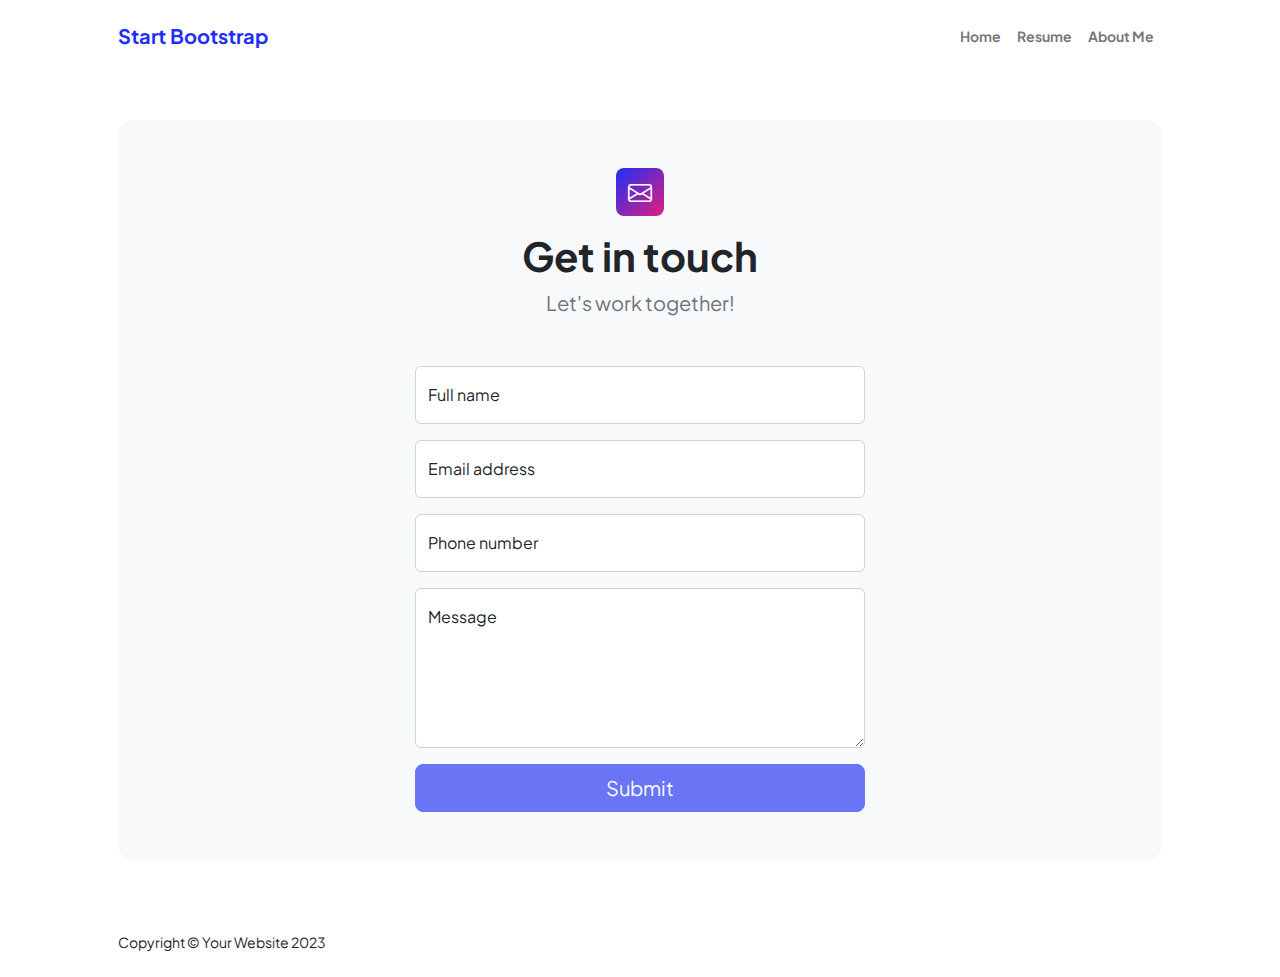
<file: contact.html>
<!DOCTYPE html>
<html lang="en">
    <head>
        <meta charset="utf-8" />
        <meta name="viewport" content="width=device-width, initial-scale=1, shrink-to-fit=no" />
        <meta name="description" content />
        <meta name="author" content />
        <title>Modern Business - Start Bootstrap Template</title>
        <!-- Favicon-->
        <link rel="icon" type="image/x-icon" href="assets/favicon.ico" />
        <!-- Custom Google font-->
        <link rel="preconnect" href="https://fonts.googleapis.com" />
        <link rel="preconnect" href="https://fonts.gstatic.com" crossorigin />
        <link href="https://fonts.googleapis.com/css2?family=Plus+Jakarta+Sans:wght@100;200;300;400;500;600;700;800;900&amp;display=swap" rel="stylesheet" />
        <!-- Bootstrap icons-->
        <link href="https://cdn.jsdelivr.net/npm/bootstrap-icons@1.8.1/font/bootstrap-icons.css" rel="stylesheet" />
        <!-- Core theme CSS (includes Bootstrap)-->
        <link href="css/styles.css" rel="stylesheet" />
    </head>
    <body class="d-flex flex-column">
        <main class="flex-shrink-0">
            <!-- Navigation-->
            <nav class="navbar navbar-expand-lg navbar-light bg-white py-3">
                <div class="container px-5">
                    <a class="navbar-brand" href="index.html"><span class="fw-bolder text-primary">Start Bootstrap</span></a>
                    <button class="navbar-toggler" type="button" data-bs-toggle="collapse" data-bs-target="#navbarSupportedContent" aria-controls="navbarSupportedContent" aria-expanded="false" aria-label="Toggle navigation"><span class="navbar-toggler-icon"></span></button>
                    <div class="collapse navbar-collapse" id="navbarSupportedContent">
                        <ul class="navbar-nav ms-auto mb-2 mb-lg-0 small fw-bolder">
                            <li class="nav-item"><a class="nav-link" href="index.html">Home</a></li>
                            <li class="nav-item"><a class="nav-link" href="resume.html">Resume</a></li>
                            <li class="nav-item"><a class="nav-link" href="projects.html">About Me</a></li>
                            <!-- <li class="nav-item"><a class="nav-link" href="contact.html">Contact</a></li> -->
                        </ul>
                    </div>
                </div>
            </nav>
            <!-- Page content-->
            <section class="py-5">
                <div class="container px-5">
                    <!-- Contact form-->
                    <div class="bg-light rounded-4 py-5 px-4 px-md-5">
                        <div class="text-center mb-5">
                            <div class="feature bg-primary bg-gradient-primary-to-secondary text-white rounded-3 mb-3"><i class="bi bi-envelope"></i></div>
                            <h1 class="fw-bolder">Get in touch</h1>
                            <p class="lead fw-normal text-muted mb-0">Let's work together!</p>
                        </div>
                        <div class="row gx-5 justify-content-center">
                            <div class="col-lg-8 col-xl-6">
                                <!-- * * * * * * * * * * * * * * *-->
                                <!-- * * SB Forms Contact Form * *-->
                                <!-- * * * * * * * * * * * * * * *-->
                                <!-- This form is pre-integrated with SB Forms.-->
                                <!-- To make this form functional, sign up at-->
                                <!-- https://startbootstrap.com/solution/contact-forms-->
                                <!-- to get an API token!-->
                                <form id="contactForm" data-sb-form-api-token="API_TOKEN">
                                    <!-- Name input-->
                                    <div class="form-floating mb-3">
                                        <input class="form-control" id="name" type="text" placeholder="Enter your name..." data-sb-validations="required" />
                                        <label for="name">Full name</label>
                                        <div class="invalid-feedback" data-sb-feedback="name:required">A name is required.</div>
                                    </div>
                                    <!-- Email address input-->
                                    <div class="form-floating mb-3">
                                        <input class="form-control" id="email" type="email" placeholder="name@example.com" data-sb-validations="required,email" />
                                        <label for="email">Email address</label>
                                        <div class="invalid-feedback" data-sb-feedback="email:required">An email is required.</div>
                                        <div class="invalid-feedback" data-sb-feedback="email:email">Email is not valid.</div>
                                    </div>
                                    <!-- Phone number input-->
                                    <div class="form-floating mb-3">
                                        <input class="form-control" id="phone" type="tel" placeholder="(123) 456-7890" data-sb-validations="required" />
                                        <label for="phone">Phone number</label>
                                        <div class="invalid-feedback" data-sb-feedback="phone:required">A phone number is required.</div>
                                    </div>
                                    <!-- Message input-->
                                    <div class="form-floating mb-3">
                                        <textarea class="form-control" id="message" type="text" placeholder="Enter your message here..." style="height: 10rem" data-sb-validations="required"></textarea>
                                        <label for="message">Message</label>
                                        <div class="invalid-feedback" data-sb-feedback="message:required">A message is required.</div>
                                    </div>
                                    <!-- Submit success message-->
                                    <!---->
                                    <!-- This is what your users will see when the form-->
                                    <!-- has successfully submitted-->
                                    <div class="d-none" id="submitSuccessMessage">
                                        <div class="text-center mb-3">
                                            <div class="fw-bolder">Form submission successful!</div>
                                            To activate this form, sign up at
                                            <br />
                                            <a href="https://startbootstrap.com/solution/contact-forms">https://startbootstrap.com/solution/contact-forms</a>
                                        </div>
                                    </div>
                                    <!-- Submit error message-->
                                    <!---->
                                    <!-- This is what your users will see when there is-->
                                    <!-- an error submitting the form-->
                                    <div class="d-none" id="submitErrorMessage"><div class="text-center text-danger mb-3">Error sending message!</div></div>
                                    <!-- Submit Button-->
                                    <div class="d-grid"><button class="btn btn-primary btn-lg disabled" id="submitButton" type="submit">Submit</button></div>
                                </form>
                            </div>
                        </div>
                    </div>
                </div>
            </section>
        </main>
        <!-- Footer-->
        <footer class="bg-white py-4 mt-auto">
            <div class="container px-5">
                <div class="row align-items-center justify-content-between flex-column flex-sm-row">
                    <div class="col-auto"><div class="small m-0">Copyright &copy; Your Website 2023</div></div>
                    <div class="col-auto">
                        <!-- <a class="small" href="#!">Privacy</a>
                        <span class="mx-1">&middot;</span>
                        <a class="small" href="#!">Terms</a>
                        <span class="mx-1">&middot;</span>
                        <a class="small" href="#!">Contact</a> -->
                    </div>
                </div>
            </div>
        </footer>
        <!-- Bootstrap core JS-->
        <script src="https://cdn.jsdelivr.net/npm/bootstrap@5.2.3/dist/js/bootstrap.bundle.min.js"></script>
        <!-- Core theme JS-->
        <script src="js/scripts.js"></script>
        <!-- * * * * * * * * * * * * * * * * * * * * * * * * * * * * * * * * * * * * * * * *-->
        <!-- * *                               SB Forms JS                               * *-->
        <!-- * * Activate your form at https://startbootstrap.com/solution/contact-forms * *-->
        <!-- * * * * * * * * * * * * * * * * * * * * * * * * * * * * * * * * * * * * * * * *-->
        <script src="https://cdn.startbootstrap.com/sb-forms-latest.js"></script>
    </body>
</html>
</file>
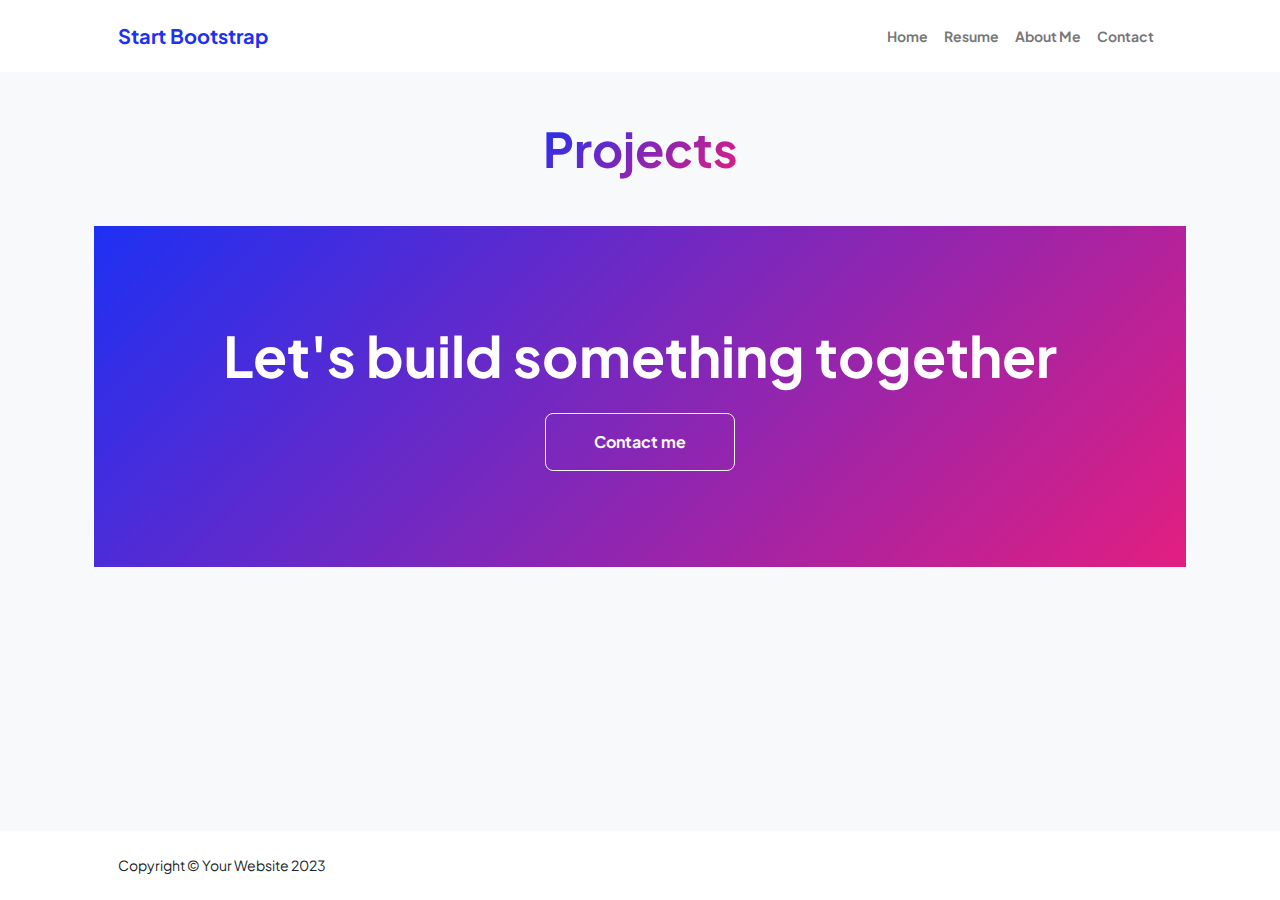
<file: projects.html>
<!DOCTYPE html>
<html lang="en">
    <head>
        <meta charset="utf-8" />
        <meta name="viewport" content="width=device-width, initial-scale=1, shrink-to-fit=no" />
        <meta name="description" content="" />
        <meta name="author" content="" />
        <title>Modern Business - Start Bootstrap Template</title>
        <!-- Favicon-->
        <link rel="icon" type="image/x-icon" href="assets/favicon.ico" />
        <!-- Custom Google font-->
        <link rel="preconnect" href="https://fonts.googleapis.com" />
        <link rel="preconnect" href="https://fonts.gstatic.com" crossorigin />
        <link href="https://fonts.googleapis.com/css2?family=Plus+Jakarta+Sans:wght@100;200;300;400;500;600;700;800;900&amp;display=swap" rel="stylesheet" />
        <!-- Bootstrap icons-->
        <link href="https://cdn.jsdelivr.net/npm/bootstrap-icons@1.8.1/font/bootstrap-icons.css" rel="stylesheet" />
        <!-- Core theme CSS (includes Bootstrap)-->
        <link href="css/styles.css" rel="stylesheet" />
    </head>
    <body class="d-flex flex-column h-100 bg-light">
        <main class="flex-shrink-0">
            <!-- Navigation-->
            <nav class="navbar navbar-expand-lg navbar-light bg-white py-3">
                <div class="container px-5">
                    <a class="navbar-brand" href="index.html"><span class="fw-bolder text-primary">Start Bootstrap</span></a>
                    <button class="navbar-toggler" type="button" data-bs-toggle="collapse" data-bs-target="#navbarSupportedContent" aria-controls="navbarSupportedContent" aria-expanded="false" aria-label="Toggle navigation"><span class="navbar-toggler-icon"></span></button>
                    <div class="collapse navbar-collapse" id="navbarSupportedContent">
                        <ul class="navbar-nav ms-auto mb-2 mb-lg-0 small fw-bolder">
                            <li class="nav-item"><a class="nav-link" href="index.html">Home</a></li>
                            <li class="nav-item"><a class="nav-link" href="resume.html">Resume</a></li>
                            <li class="nav-item"><a class="nav-link" href="projects.html">About Me</a></li>
                            <li class="nav-item"><a class="nav-link" href="mailto:11@treft.com">Contact</a></li>
                        </ul>
                    </div>
                </div>
            </nav>
            <!-- Projects Section-->
            <section class="py-5">
                <div class="container px-5 mb-5">
                    <div class="text-center mb-5">
                        <h1 class="display-5 fw-bolder mb-0"><span class="text-gradient d-inline">Projects</span></h1>
                    </div>
                    <div class="row gx-5 justify-content-center">
                        <div class='tableauPlaceholder' id='viz1748979209822' style='position: relative'><noscript><a href='#'><img alt=' ' src='https:&#47;&#47;public.tableau.com&#47;static&#47;images&#47;St&#47;StarWars-ScreenTimeAnalysis&#47;StarWars&#47;1_rss.png' style='border: none' /></a></noscript><object class='tableauViz'  style='display:none;'><param name='host_url' value='https%3A%2F%2Fpublic.tableau.com%2F' /> <param name='embed_code_version' value='3' /> <param name='site_root' value='' /><param name='name' value='StarWars-ScreenTimeAnalysis&#47;StarWars' /><param name='tabs' value='no' /><param name='toolbar' value='yes' /><param name='static_image' value='https:&#47;&#47;public.tableau.com&#47;static&#47;images&#47;St&#47;StarWars-ScreenTimeAnalysis&#47;StarWars&#47;1.png' /> <param name='animate_transition' value='yes' /><param name='display_static_image' value='yes' /><param name='display_spinner' value='yes' /><param name='display_overlay' value='yes' /><param name='display_count' value='yes' /><param name='language' value='en-US' /></object></div>                <script type='text/javascript'>                    var divElement = document.getElementById('viz1748979209822');                    var vizElement = divElement.getElementsByTagName('object')[0];                    if ( divElement.offsetWidth > 800 ) { vizElement.style.width='1400px';vizElement.style.height='4027px';} else if ( divElement.offsetWidth > 500 ) { vizElement.style.width='1400px';vizElement.style.height='4027px';} else { vizElement.style.width='100%';vizElement.style.height='2527px';}                     var scriptElement = document.createElement('script');                    scriptElement.src = 'https://public.tableau.com/javascripts/api/viz_v1.js';                    vizElement.parentNode.insertBefore(scriptElement, vizElement);                </script>
                        <!-- <div class="col-lg-11 col-xl-9 col-xxl-8"> -->
                            <!-- Project Card 1 -->
                            <!-- <div class="card overflow-hidden shadow rounded-4 border-0 mb-5">
                                <div class="card-body p-0">
                                    <div class="d-flex align-items-center">
                                        <div class="p-5">
                                            <h2 class="fw-bolder">Project Name 1</h2>
                                            <p>Lorem ipsum dolor sit amet consectetur adipisicing elit. Eius at enim eum illum aperiam placeat esse? Mollitia omnis minima saepe recusandae libero, iste ad asperiores! Explicabo commodi quo itaque! Ipsam!</p>
                                        </div>
                                        <img class="img-fluid" src="https://dummyimage.com/300x400/343a40/6c757d" alt="..." />
                                    </div>
                                </div>
                            </div> -->
                            <!-- Project Card 2 -->
                            <!-- <div class="card overflow-hidden shadow rounded-4 border-0">
                                <div class="card-body p-0">
                                    <div class="d-flex align-items-center">
                                        <div class="p-5">
                                            <h2 class="fw-bolder">Project Name 2</h2>
                                            <p>Lorem ipsum dolor sit amet consectetur adipisicing elit. Eius at enim eum illum aperiam placeat esse? Mollitia omnis minima saepe recusandae libero, iste ad asperiores! Explicabo commodi quo itaque! Ipsam!</p>
                                        </div>
                                        <img class="img-fluid" src="https://dummyimage.com/300x400/343a40/6c757d" alt="..." />
                                    </div>
                                </div>
                            </div>
                        </div>
                    </div>
                </div>
            </section> -->
            <!-- Call to action section-->
            <section class="py-5 bg-gradient-primary-to-secondary text-white">
                <div class="container px-5 my-5">
                    <div class="text-center">
                        <h2 class="display-4 fw-bolder mb-4">Let's build something together</h2>
                        <a class="btn btn-outline-light btn-lg px-5 py-3 fs-6 fw-bolder" href="contact.html">Contact me</a>
                    </div>
                </div>
            </section>
        </main>
        <!-- Footer-->
        <footer class="bg-white py-4 mt-auto">
            <div class="container px-5">
                <div class="row align-items-center justify-content-between flex-column flex-sm-row">
                    <div class="col-auto"><div class="small m-0">Copyright &copy; Your Website 2023</div></div>
                    <div class="col-auto">
                        <!-- <a class="small" href="#!">Privacy</a>
                        <span class="mx-1">&middot;</span>
                        <a class="small" href="#!">Terms</a>
                        <span class="mx-1">&middot;</span>
                        <a class="small" href="#!">Contact</a> -->
                    </div>
                </div>
            </div>
        </footer>
        <!-- Bootstrap core JS-->
        <script src="https://cdn.jsdelivr.net/npm/bootstrap@5.2.3/dist/js/bootstrap.bundle.min.js"></script>
        <!-- Core theme JS-->
        <script src="js/scripts.js"></script>
    </body>
</html>
</file>
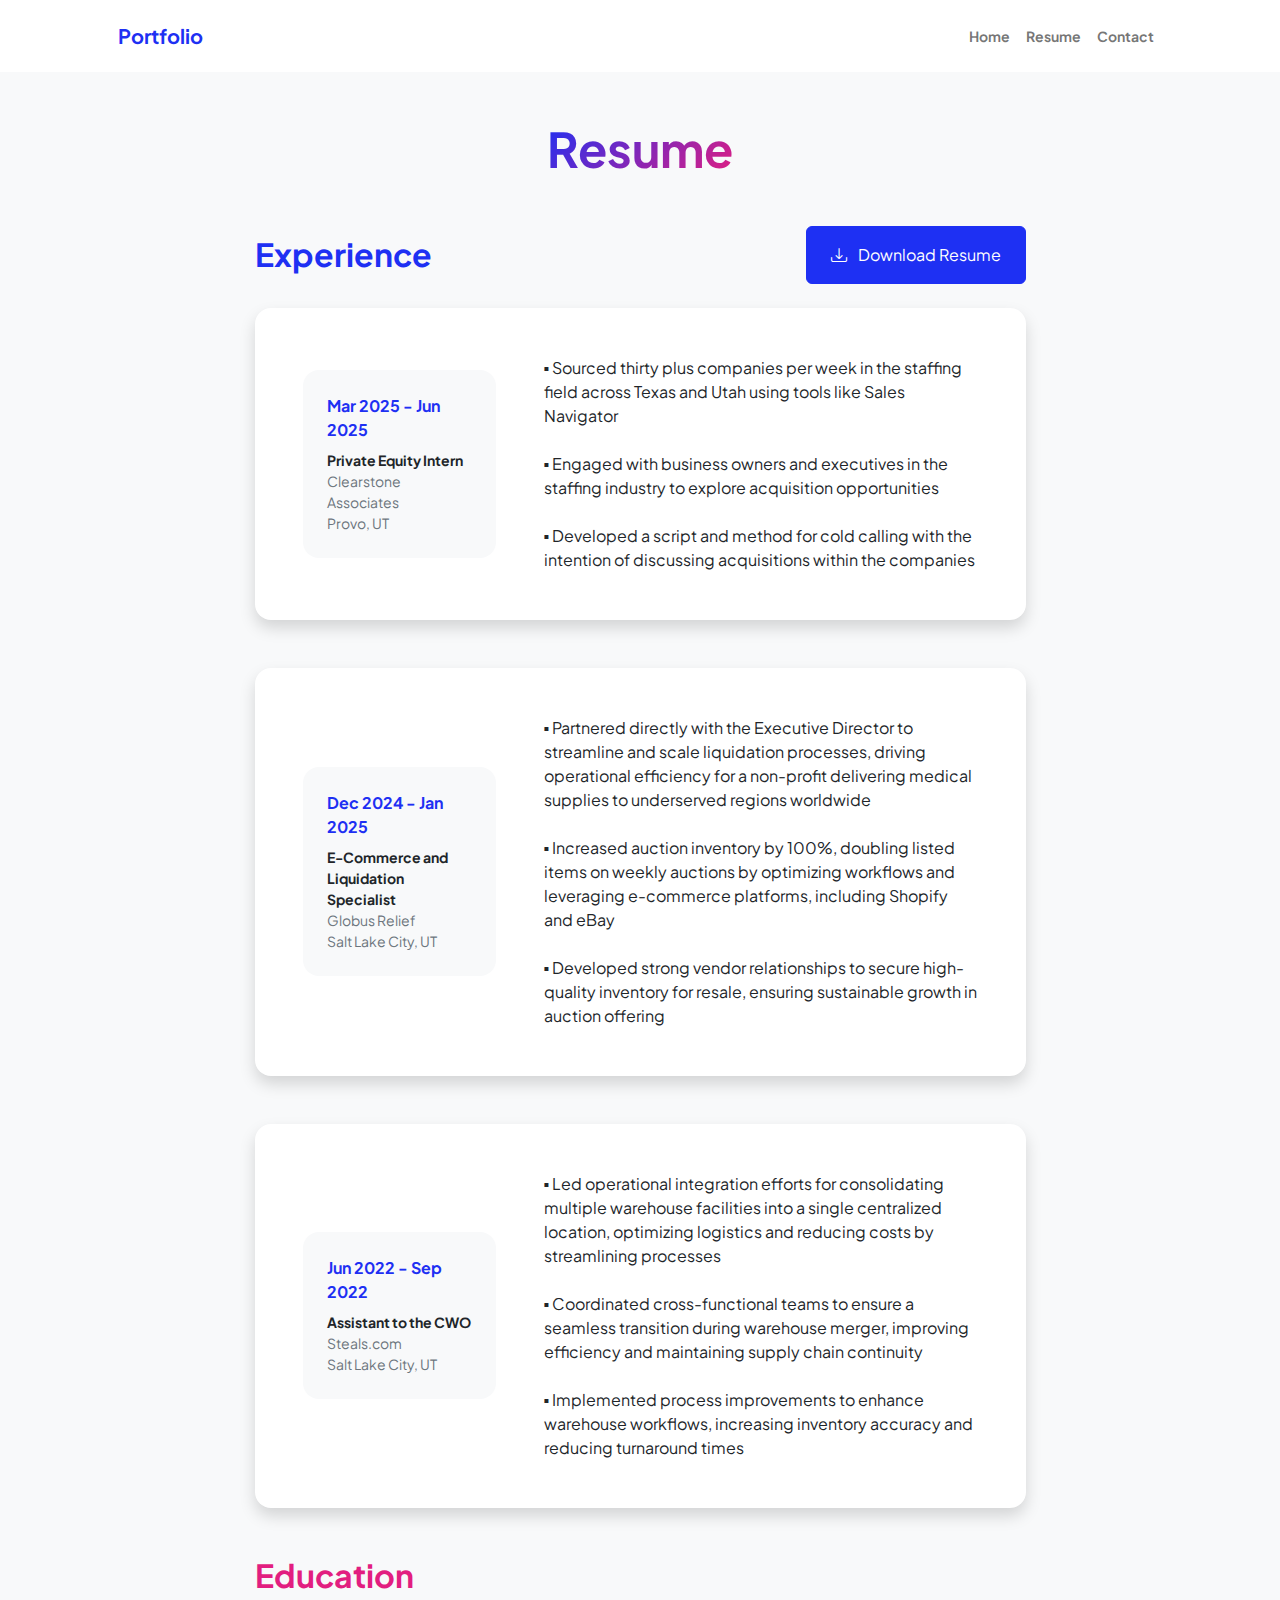
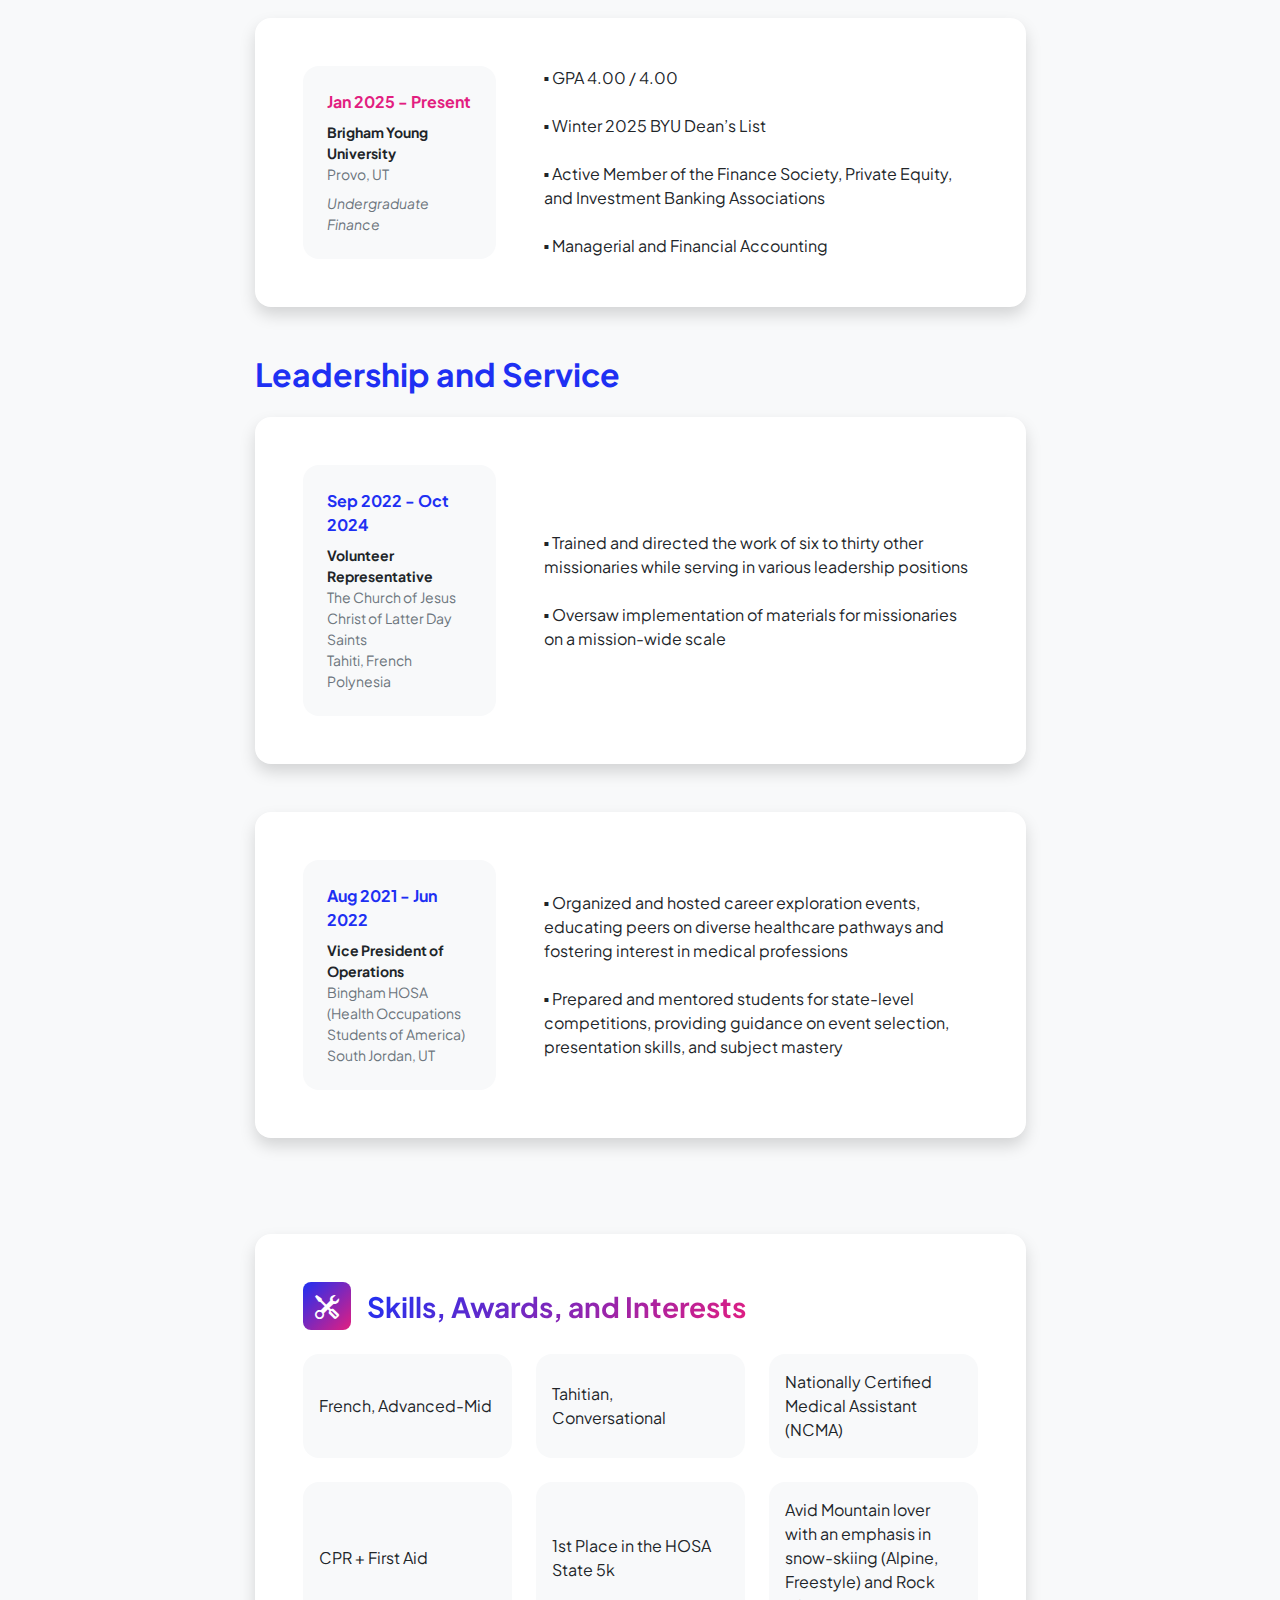
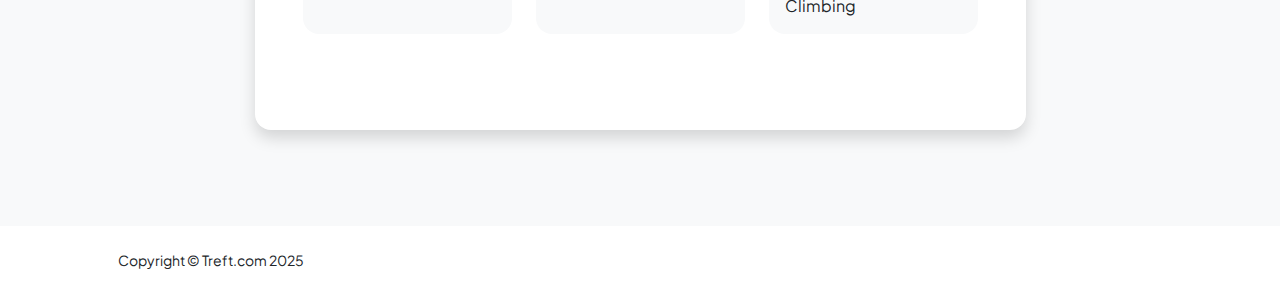
<file: resume.html>
<!DOCTYPE html>
<html lang="en">
    <head>
        <meta charset="utf-8" />
        <meta name="viewport" content="width=device-width, initial-scale=1, shrink-to-fit=no" />
        <meta name="description" content="" />
        <meta name="author" content="" />
        <title>Personal - Start Bootstrap Template</title>
        <!-- Favicon-->
        <link rel="icon" type="image/x-icon" href="assets/favicon.ico" />
        <!-- Custom Google font-->
        <link rel="preconnect" href="https://fonts.googleapis.com" />
        <link rel="preconnect" href="https://fonts.gstatic.com" crossorigin />
        <link href="https://fonts.googleapis.com/css2?family=Plus+Jakarta+Sans:wght@100;200;300;400;500;600;700;800;900&amp;display=swap" rel="stylesheet" />
        <!-- Bootstrap icons-->
        <link href="https://cdn.jsdelivr.net/npm/bootstrap-icons@1.8.1/font/bootstrap-icons.css" rel="stylesheet" />
        <!-- Core theme CSS (includes Bootstrap)-->
        <link href="css/styles.css" rel="stylesheet" />
    </head>
    <body class="d-flex flex-column h-100 bg-light">
        <main class="flex-shrink-0">
            <!-- Navigation-->
            <nav class="navbar navbar-expand-lg navbar-light bg-white py-3">
                <div class="container px-5">
                    <a class="navbar-brand" href="index.html"><span class="fw-bolder text-primary">Portfolio</span></a>
                    <button class="navbar-toggler" type="button" data-bs-toggle="collapse" data-bs-target="#navbarSupportedContent" aria-controls="navbarSupportedContent" aria-expanded="false" aria-label="Toggle navigation"><span class="navbar-toggler-icon"></span></button>
                    <div class="collapse navbar-collapse" id="navbarSupportedContent">
                        <ul class="navbar-nav ms-auto mb-2 mb-lg-0 small fw-bolder">
                            <li class="nav-item"><a class="nav-link" href="index.html">Home</a></li>
                            <li class="nav-item"><a class="nav-link" href="resume.html">Resume</a></li>
                            <!-- <li class="nav-item"><a class="nav-link" href="projects.html">About Me</a></li> -->
                            <li class="nav-item"><a class="nav-link" href="mailto:11@treft.com">Contact</a></li>
                        </ul>
                    </div>
                </div>
            </nav>
            <!-- Page Content-->
            <div class="container px-5 my-5">
                <div class="text-center mb-5">
                    <h1 class="display-5 fw-bolder mb-0"><span class="text-gradient d-inline">Resume</span></h1>
                </div>
                <div class="row gx-5 justify-content-center">
                    <div class="col-lg-11 col-xl-9 col-xxl-8">
                        <!-- Experience Section-->
                        <section>
                            <div class="d-flex align-items-center justify-content-between mb-4">
                                <h2 class="text-primary fw-bolder mb-0">Experience</h2>
                                <!-- Download resume button-->
                                <!-- Note: Set the link href target to a PDF file within your project-->
                                <a class="btn btn-primary px-4 py-3" href="assets/Treft, Jack 12.06.2025.pdf">
                                    <div class="d-inline-block bi bi-download me-2"></div>
                                    Download Resume
                                </a>
                            </div>
                            <!-- Experience Card 1-->
                            <div class="card shadow border-0 rounded-4 mb-5">
                                <div class="card-body p-5">
                                    <div class="row align-items-center gx-5">
                                        <div class="col text-center text-lg-start mb-4 mb-lg-0">
                                            <div class="bg-light p-4 rounded-4">
                                                <div class="text-primary fw-bolder mb-2">Mar 2025 - Jun 2025</div>
                                                <div class="small fw-bolder">Private Equity Intern</div>
                                                <div class="small text-muted">Clearstone Associates</div>
                                                <div class="small text-muted">Provo, UT</div>
                                            </div>
                                        </div>
                                        <div class="col-lg-8"><div>▪ Sourced thirty plus companies per week in the staffing field across Texas and Utah using tools like Sales Navigator <br><br>▪ Engaged with business owners and executives in the staffing industry to explore acquisition opportunities <br><br>▪ Developed a script and method for cold calling with the intention of discussing acquisitions within the companies</div></div>
                                    </div>
                                </div>
                            </div>
                            <!-- Experience Card 2-->
                            <div class="card shadow border-0 rounded-4 mb-5">
                                <div class="card-body p-5">
                                    <div class="row align-items-center gx-5">
                                        <div class="col text-center text-lg-start mb-4 mb-lg-0">
                                            <div class="bg-light p-4 rounded-4">
                                                <div class="text-primary fw-bolder mb-2">Dec 2024 - Jan 2025</div>
                                                <div class="small fw-bolder">E-Commerce and Liquidation Specialist</div>
                                                <div class="small text-muted">Globus Relief</div>
                                                <div class="small text-muted">Salt Lake City, UT </div>
                                            </div>
                                        </div>
                                        <div class="col-lg-8"><div>▪ Partnered directly with the Executive Director to streamline and scale liquidation processes, driving operational efficiency for a non-profit delivering medical supplies to underserved regions worldwide <br><br>▪ Increased auction inventory by 100%, doubling listed items on weekly auctions by optimizing workflows and leveraging e-commerce platforms, including Shopify and eBay <br><br>▪ Developed strong vendor relationships to secure high-quality inventory for resale, ensuring sustainable growth in auction offering</div></div>
                                    </div>
                                </div>
                            </div>
                             <!-- Experience Card 3-->
                            <div class="card shadow border-0 rounded-4 mb-5">
                                <div class="card-body p-5">
                                    <div class="row align-items-center gx-5">
                                        <div class="col text-center text-lg-start mb-4 mb-lg-0">
                                            <div class="bg-light p-4 rounded-4">
                                                <div class="text-primary fw-bolder mb-2">Jun 2022 - Sep 2022</div>
                                                <div class="small fw-bolder">Assistant to the CWO</div>
                                                <div class="small text-muted">Steals.com</div>
                                                <div class="small text-muted">Salt Lake City, UT</div>
                                            </div>
                                        </div>
                                        <div class="col-lg-8"><div>▪ Led operational integration efforts for consolidating multiple warehouse facilities into a single centralized location, optimizing logistics and reducing costs by streamlining processes<br><br>▪ Coordinated cross-functional teams to ensure a seamless transition during warehouse merger, improving efficiency and maintaining supply chain continuity <br><br>▪ Implemented process improvements to enhance warehouse workflows, increasing inventory accuracy and reducing turnaround times</div></div>
                                  </div>
                                </div>
                            </div>
                        </section>
                        <!-- Education Section-->
                        <section>
                            <h2 class="text-secondary fw-bolder mb-4">Education</h2>
                            <!-- Education Card 1-->
                            <div class="card shadow border-0 rounded-4 mb-5">
                                <div class="card-body p-5">
                                    <div class="row align-items-center gx-5">
                                        <div class="col text-center text-lg-start mb-4 mb-lg-0">
                                            <div class="bg-light p-4 rounded-4">
                                                <div class="text-secondary fw-bolder mb-2">Jan 2025 - Present</div>
                                                <div class="mb-2">
                                                    <div class="small fw-bolder">Brigham Young University</div>
                                                    <div class="small text-muted">Provo, UT</div>
                                                </div>
                                                <div class="fst-italic">
                                                    <div class="small text-muted">Undergraduate</div>
                                                    <div class="small text-muted">Finance</div>
                                                </div>
                                            </div>
                                        </div>
                                        <div class="col-lg-8"><div>▪ GPA 4.00 / 4.00 <br><br>▪ Winter 2025 BYU Dean’s List<br><br>▪ Active Member of the Finance Society, Private Equity, and Investment Banking Associations <br><br>▪ Managerial and Financial Accounting</div></div>
                                    </div>
                                </div>
                            </div>
                            <!-- Education Card 2-->
                            <!-- <div class="card shadow border-0 rounded-4 mb-5">
                                <div class="card-body p-5">
                                    <div class="row align-items-center gx-5">
                                        <div class="col text-center text-lg-start mb-4 mb-lg-0">
                                            <div class="bg-light p-4 rounded-4">
                                                <div class="text-secondary fw-bolder mb-2">2011 - 2015</div>
                                                <div class="mb-2">
                                                    <div class="small fw-bolder">ULA</div>
                                                    <div class="small text-muted">Los Angeles, CA</div>
                                                </div>
                                                <div class="fst-italic">
                                                    <div class="small text-muted">Undergraduate</div>
                                                    <div class="small text-muted">Computer Science</div>
                                                </div>
                                            </div>
                                        </div>
                                        <div class="col-lg-8"><div>Lorem ipsum dolor sit amet consectetur adipisicing elit. Delectus laudantium, voluptatem quis repellendus eaque sit animi illo ipsam amet officiis corporis sed aliquam non voluptate corrupti excepturi maxime porro fuga.</div></div>
                                    </div>
                                </div>
                            </div> -->
                        </section>
                         <!-- Experience Section-->
                        <section>
                            <div class="d-flex align-items-center justify-content-between mb-4">
                                <h2 class="text-primary fw-bolder mb-0">Leadership and Service</h2>
                            </div>
                            <!-- Leadership Card 1-->
                            <div class="card shadow border-0 rounded-4 mb-5">
                                <div class="card-body p-5">
                                    <div class="row align-items-center gx-5">
                                        <div class="col text-center text-lg-start mb-4 mb-lg-0">
                                            <div class="bg-light p-4 rounded-4">
                                                <div class="text-primary fw-bolder mb-2">Sep 2022 - Oct 2024</div>
                                                <div class="small fw-bolder">Volunteer Representative</div>
                                                <div class="small text-muted">The Church of Jesus Christ of Latter Day Saints</div>
                                                <div class="small text-muted">Tahiti, French Polynesia</div>
                                            </div>
                                        </div>
                                        <div class="col-lg-8"><div>▪ Trained and directed the work of six to thirty other missionaries while serving in various leadership positions <br><br>▪ Oversaw implementation of materials for missionaries on a mission-wide scale</div></div>
                                    </div>
                                </div>
                            </div>
                            <!-- Leadership Card 2-->
                            <div class="card shadow border-0 rounded-4 mb-5">
                                <div class="card-body p-5">
                                    <div class="row align-items-center gx-5">
                                        <div class="col text-center text-lg-start mb-4 mb-lg-0">
                                            <div class="bg-light p-4 rounded-4">
                                                <div class="text-primary fw-bolder mb-2">Aug 2021 - Jun 2022</div>
                                                <div class="small fw-bolder">Vice President of Operations</div>
                                                <div class="small text-muted">Bingham HOSA (Health Occupations Students of America)</div>
                                                <div class="small text-muted">South Jordan, UT</div>
                                            </div>
                                        </div>
                                        <div class="col-lg-8"><div>▪ Organized and hosted career exploration events, educating peers on diverse healthcare pathways and fostering interest in medical professions <br><br>▪ Prepared and mentored students for state-level competitions, providing guidance on event selection, presentation skills, and subject mastery</div></div>
                                    </div>
                                </div>
                            </div>
                        </section>
                        <!-- Divider-->
                        <div class="pb-5"></div>
                        <!-- Skills Section-->
                        <section>
                            <!-- Skillset Card-->
                            <div class="card shadow border-0 rounded-4 mb-5">
                                <div class="card-body p-5">
                                    <!-- Professional skills list-->
                                    <div class="mb-5">
                                        <div class="d-flex align-items-center mb-4">
                                            <div class="feature bg-primary bg-gradient-primary-to-secondary text-white rounded-3 me-3"><i class="bi bi-tools"></i></div>
                                            <h3 class="fw-bolder mb-0"><span class="text-gradient d-inline">Skills, Awards, and Interests</span></h3>
                                        </div>
                                        <div class="row row-cols-1 row-cols-md-3 mb-4">
                                            <div class="col mb-4 mb-md-0"><div class="d-flex align-items-center bg-light rounded-4 p-3 h-100">French, Advanced-Mid</div></div>
                                            <div class="col mb-4 mb-md-0"><div class="d-flex align-items-center bg-light rounded-4 p-3 h-100">Tahitian, Conversational</div></div>
                                            <div class="col"><div class="d-flex align-items-center bg-light rounded-4 p-3 h-100">Nationally Certified Medical Assistant (NCMA)</div></div>
                                        </div>
                                        <div class="row row-cols-1 row-cols-md-3">
                                            <div class="col mb-4 mb-md-0"><div class="d-flex align-items-center bg-light rounded-4 p-3 h-100">CPR + First Aid</div></div>
                                            <div class="col mb-4 mb-md-0"><div class="d-flex align-items-center bg-light rounded-4 p-3 h-100">1st Place in the HOSA State 5k</div></div>
                                            <div class="col"><div class="d-flex align-items-center bg-light rounded-4 p-3 h-100">Avid Mountain lover with an emphasis in snow-skiing (Alpine, Freestyle) and Rock Climbing</div></div>
                                        </div>
                                    </div>
                                    <!-- Languages list-->
                                    <!-- <div class="mb-0">
                                        <div class="d-flex align-items-center mb-4">
                                            <div class="feature bg-primary bg-gradient-primary-to-secondary text-white rounded-3 me-3"><i class="bi bi-code-slash"></i></div>
                                            <h3 class="fw-bolder mb-0"><span class="text-gradient d-inline">Languages</span></h3>
                                        </div>
                                        <div class="row row-cols-1 row-cols-md-3 mb-4">
                                            <div class="col mb-4 mb-md-0"><div class="d-flex align-items-center bg-light rounded-4 p-3 h-100">HTML</div></div>
                                            <div class="col mb-4 mb-md-0"><div class="d-flex align-items-center bg-light rounded-4 p-3 h-100">CSS</div></div>
                                            <div class="col"><div class="d-flex align-items-center bg-light rounded-4 p-3 h-100">JavaScript</div></div>
                                        </div>
                                        <div class="row row-cols-1 row-cols-md-3">
                                            <div class="col mb-4 mb-md-0"><div class="d-flex align-items-center bg-light rounded-4 p-3 h-100">Python</div></div>
                                            <div class="col mb-4 mb-md-0"><div class="d-flex align-items-center bg-light rounded-4 p-3 h-100">Ruby</div></div>
                                            <div class="col"><div class="d-flex align-items-center bg-light rounded-4 p-3 h-100">Node.js</div></div>
                                        </div>
                                    </div> -->
                                </div>
                            </div>
                        </section>
                    </div>
                </div>
            </div>
        </main>
        <!-- Footer-->
        <footer class="bg-white py-4 mt-auto">
            <div class="container px-5">
                <div class="row align-items-center justify-content-between flex-column flex-sm-row">
                    <div class="col-auto"><div class="small m-0">Copyright &copy; Treft.com 2025</div></div>
                    <div class="col-auto">
                        <!-- <a class="small" href="#!">Privacy</a>
                        <span class="mx-1">&middot;</span>
                        <a class="small" href="#!">Terms</a>
                        <span class="mx-1">&middot;</span> -->
                        <!-- <a class="small" href="contact.html">Contact</a> -->
                    </div>
                </div>
            </div>
        </footer>
        <!-- Bootstrap core JS-->
        <script src="https://cdn.jsdelivr.net/npm/bootstrap@5.2.3/dist/js/bootstrap.bundle.min.js"></script>
        <!-- Core theme JS-->
        <script src="js/scripts.js"></script>
    </body>
</html>
</file>
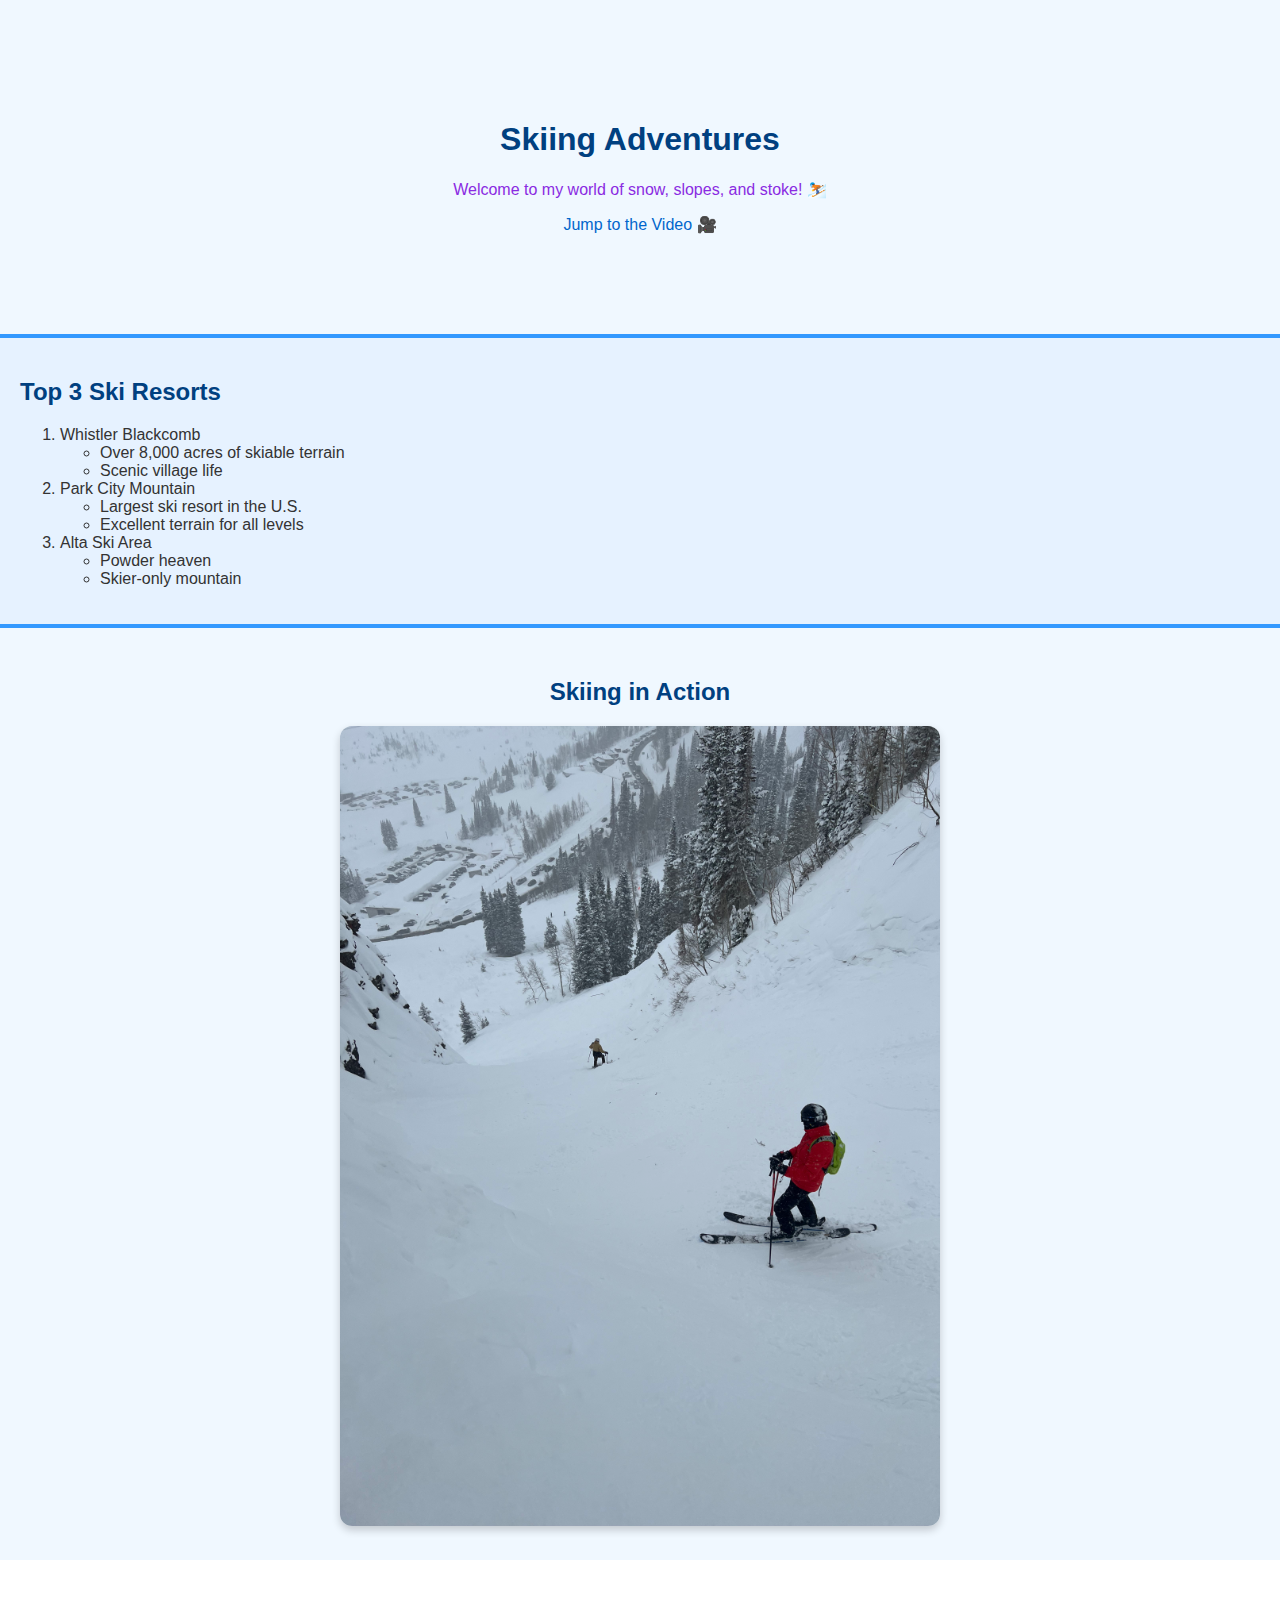
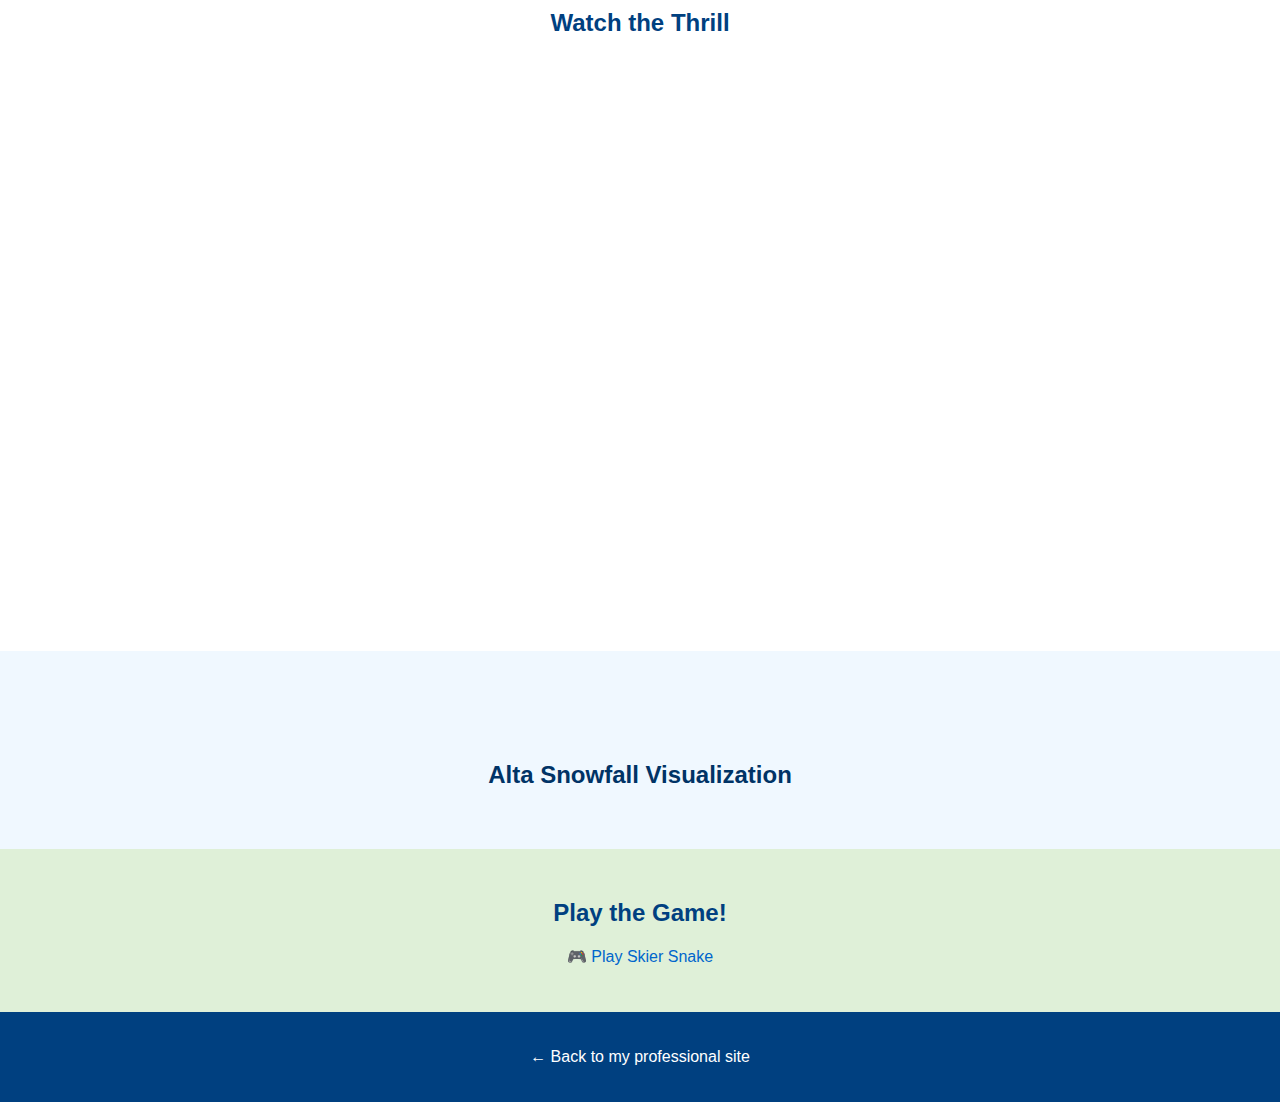
<file: scratch.html>
<!DOCTYPE html>
<html lang="en">

<head>
    <meta charset="UTF-8">
    <meta name="viewport" content="width=device-width, initial-scale=1">
    <title>Skiing Adventures</title>
    <link rel="stylesheet" href="css/ski.css">
</head>

<body>

    <div class="hero">
        <h1>Skiing Adventures</h1>
        <p>Welcome to my world of snow, slopes, and stoke! ⛷️</p>
        <a href="#video">Jump to the Video 🎥</a>
    </div>

    <div class="resorts-section">
        <h2>Top 3 Ski Resorts</h2>
        <ol>
            <li>Whistler Blackcomb
                <ul>
                    <li>Over 8,000 acres of skiable terrain</li>
                    <li>Scenic village life</li>
                </ul>
            </li>
            <li>Park City Mountain
                <ul>
                    <li>Largest ski resort in the U.S.</li>
                    <li>Excellent terrain for all levels</li>
                </ul>
            </li>
            <li>Alta Ski Area
                <ul>
                    <li>Powder heaven</li>
                    <li>Skier-only mountain</li>
                </ul>
            </li>
        </ol>
    </div>

    <div class="image-section">
        <h2>Skiing in Action</h2>
        <img src="assets/IMG_7922.jpg" alt="Skiing" class="ski-img">
        <!-- 🔁 Replace with your own skiing image URL -->
    </div>

    <div class="video-section" id="video">
        <h2>Watch the Thrill</h2>
        <div class="shorts-container">
            <iframe src="https://www.youtube.com/embed/Mi2QIcuWstc" title="YouTube Shorts player" width="315" height="560" frameborder="0" allowfullscreen>
    </iframe>
        </div>
    </div>

     <div class="tableau-wrapper" id="tableau">
    <h2>Alta Snowfall Visualization</h2>

    <div class='tableauPlaceholder' id='viz1750043543592' style='position: relative'>
      <noscript>
        <a href='#'>
          <img alt='ALTA SNOWFALL '
            src='https://public.tableau.com/static/images/Al/AltaSnowfall/ALTASNOWFALL/1_rss.png'
            style='border: none' />
        </a>
      </noscript>
      <object class='tableauViz' style='display:none;'>
        <param name='host_url' value='https%3A%2F%2Fpublic.tableau.com%2F' />
        <param name='embed_code_version' value='3' />
        <param name='site_root' value='' />
        <param name='name' value='AltaSnowfall/ALTASNOWFALL' />
        <param name='tabs' value='no' />
        <param name='toolbar' value='yes' />
        <param name='static_image'
          value='https://public.tableau.com/static/images/Al/AltaSnowfall/ALTASNOWFALL/1.png' />
        <param name='animate_transition' value='yes' />
        <param name='display_static_image' value='yes' />
        <param name='display_spinner' value='yes' />
        <param name='display_overlay' value='yes' />
        <param name='display_count' value='yes' />
        <param name='language' value='en-US' />
      </object>
    </div>

    <script type='text/javascript'>
      var divElement = document.getElementById('viz1750043543592');
      var vizElement = divElement.getElementsByTagName('object')[0];
      if (divElement.offsetWidth > 800) {
        vizElement.style.width = '1500px';
        vizElement.style.height = '927px';
      } else if (divElement.offsetWidth > 500) {
        vizElement.style.width = '100%';
        vizElement.style.height = (divElement.offsetWidth * 0.75) + 'px';
      } else {
        vizElement.style.width = '100%';
        vizElement.style.height = '827px';
      }
      var scriptElement = document.createElement('script');
      scriptElement.src = 'https://public.tableau.com/javascripts/api/viz_v1.js';
      vizElement.parentNode.insertBefore(scriptElement, vizElement);
    </script>
  </div>

    <!-- <div class="tableau-section">
    <h2>Snowfall Stats</h2> -->
    <!-- Tableau Public Embed -->
    <!-- <iframe src="#!" width="100%" height="500px"></iframe> -->
    <!-- 🔁 Replace with an actual Tableau embed -->
    <!-- </div> -->

    <div class="app-link">
        <h2>Play the Game!</h2>
        <p><a href="snake.html" target="_blank">🎮 Play Skier Snake</a></p>
    </div>

    <footer>
        <p><a href="index.html" style="color: white;">← Back to my professional site</a></p>
    </footer>

</body>

</html>
</file>
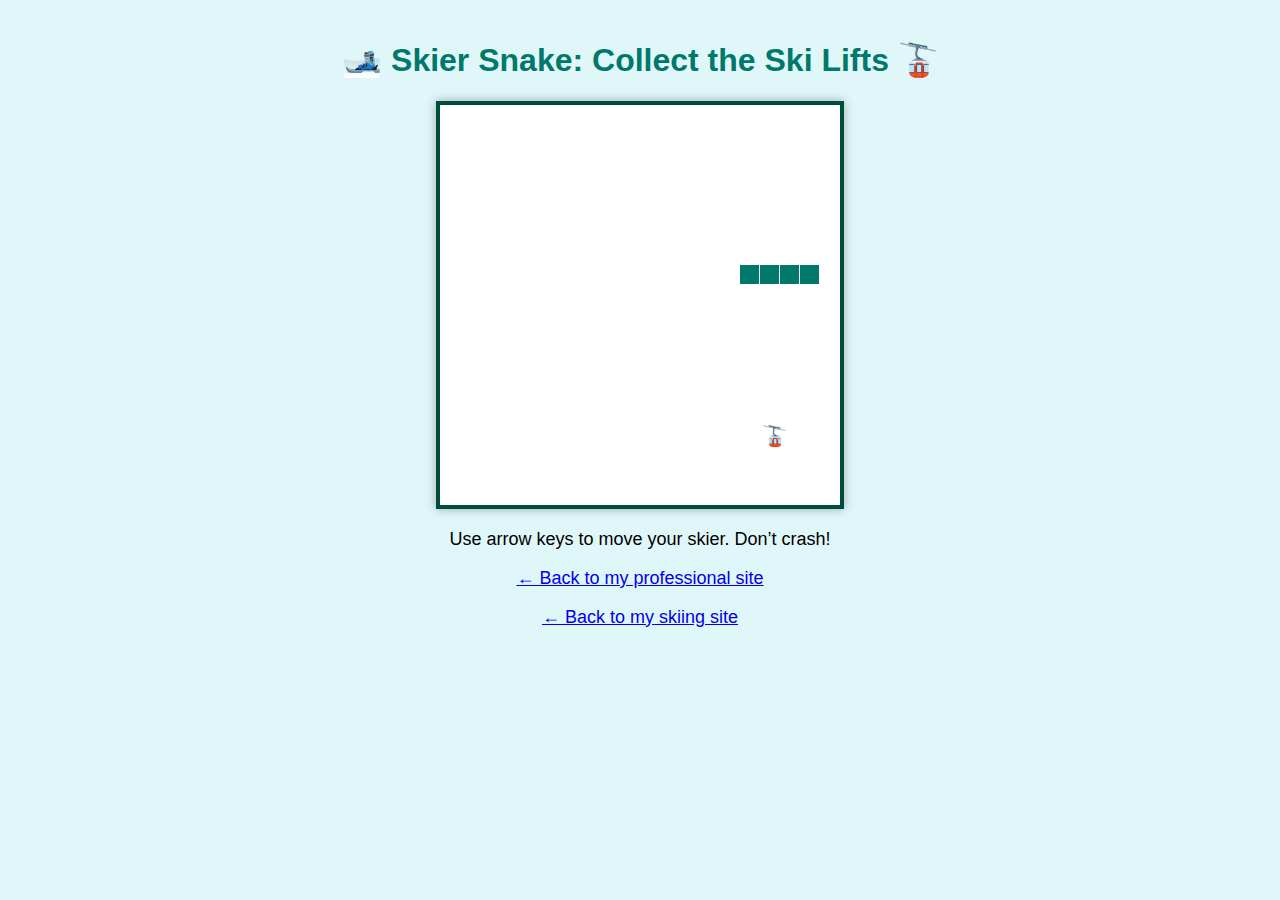
<file: snake.html>
<!DOCTYPE html>
<html lang="en">
<head>
  <meta charset="UTF-8">
  <title>Skier Snake Game</title>
  <style>
    body {
      background-color: #e0f7fa;
      font-family: Arial, sans-serif;
      text-align: center;
      margin: 0;
      padding: 0;
    }

    h1 {
      color: #00796b;
      padding-top: 20px;
    }

    canvas {
      background-color: #ffffff;
      display: block;
      margin: 20px auto;
      border: 4px solid #004d40;
      box-shadow: 0 0 10px rgba(0,0,0,0.3);
    }

    p {
      font-size: 18px;
    }
  </style>
</head>
<body>

  <h1>🎿 Skier Snake: Collect the Ski Lifts 🚡</h1>
  <canvas id="game" width="400" height="400"></canvas>
  <p>Use arrow keys to move your skier. Don’t crash!</p>

  <script>
    const canvas = document.getElementById("game");
    const ctx = canvas.getContext("2d");

    const grid = 20;
    let count = 0;

    let skier = {
      x: 160,
      y: 160,
      dx: grid,
      dy: 0,
      cells: [],
      maxCells: 4
    };

    let lift = {
      x: 320,
      y: 320
    };

    function getRandomInt(min, max) {
      return Math.floor(Math.random() * (max - min)) + min;
    }

    function gameLoop() {
      requestAnimationFrame(gameLoop);

      if (++count < 4) return;
      count = 0;

      ctx.clearRect(0, 0, canvas.width, canvas.height);

      skier.x += skier.dx;
      skier.y += skier.dy;

      if (skier.x < 0) skier.x = canvas.width - grid;
      else if (skier.x >= canvas.width) skier.x = 0;
      if (skier.y < 0) skier.y = canvas.height - grid;
      else if (skier.y >= canvas.height) skier.y = 0;

      skier.cells.unshift({ x: skier.x, y: skier.y });

      if (skier.cells.length > skier.maxCells) {
        skier.cells.pop();
      }

      // draw lift
      ctx.fillStyle = "#e53935";
      ctx.font = "20px Arial";
      ctx.fillText("🚡", lift.x + 2, lift.y + 18);

      // draw skier
      ctx.fillStyle = "#00796b";
      skier.cells.forEach((cell, index) => {
        ctx.fillRect(cell.x, cell.y, grid - 1, grid - 1);

        // collision with lift
        if (cell.x === lift.x && cell.y === lift.y) {
          skier.maxCells++;
          lift.x = getRandomInt(0, 20) * grid;
          lift.y = getRandomInt(0, 20) * grid;
        }

        // collision with self
        for (let i = index + 1; i < skier.cells.length; i++) {
          if (cell.x === skier.cells[i].x && cell.y === skier.cells[i].y) {
            skier.x = 160;
            skier.y = 160;
            skier.cells = [];
            skier.maxCells = 4;
            skier.dx = grid;
            skier.dy = 0;
            lift.x = getRandomInt(0, 20) * grid;
            lift.y = getRandomInt(0, 20) * grid;
          }
        }
      });
    }

    document.addEventListener("keydown", e => {
      if (e.key === "ArrowLeft" && skier.dx === 0) {
        skier.dx = -grid;
        skier.dy = 0;
      } else if (e.key === "ArrowUp" && skier.dy === 0) {
        skier.dy = -grid;
        skier.dx = 0;
      } else if (e.key === "ArrowRight" && skier.dx === 0) {
        skier.dx = grid;
        skier.dy = 0;
      } else if (e.key === "ArrowDown" && skier.dy === 0) {
        skier.dy = grid;
        skier.dx = 0;
      }
    });

    requestAnimationFrame(gameLoop);
  </script>

</body>
<footer>
        <p><a href="index.html">← Back to my professional site</a></p>
        <p><a href="scratch.html">← Back to my skiing site</a></p>
    </footer>

</html>
</file>
<file: css/ski.css>
/* General Body Styling */
body {
  margin: 0;
  font-family: 'Segoe UI', Tahoma, Geneva, Verdana, sans-serif;
  background-color: #f0f8ff; /* light snowy blue */
  color: #333;
}

/* Hero Section */
.hero {
  background-image: url('https://images.unsplash.com/photo-1602288637781-7b46a9f66a67');
  background-size: cover;
  background-position: center;
  color: blueviolet;
  text-align: center;
  padding: 100px 20px;
}

/* Header Text Styling */
h1, h2 {
  font-family: 'Arial Black', Gadget, sans-serif;
  color: #004080;
}

/* Resorts List Section */
.resorts-section {
  padding: 20px;
  background-color: #e6f2ff;
  border-top: 4px solid #3399ff;
  border-bottom: 4px solid #3399ff;
}

/* Image Section */
.image-section {
  text-align: center;
  padding: 30px;
}

.ski-img {
  width: 80%;
  max-width: 600px;
  border-radius: 12px;
  box-shadow: 0 4px 8px rgba(0,0,0,0.2);
}

/* Video Section */
.video-section {
  padding: 30px;
  background-color: #ffffff;
  text-align: center;
}

/* Tableau Section */
.tableau-section {
  padding: 30px;
  background-color: #eef6fb;
}

/* Game/App Link Section */
.app-link {
  padding: 30px;
  text-align: center;
  background-color: #dff0d8;
}

a {
  color: #0066cc;
  text-decoration: none;
}

a:hover {
  text-decoration: underline;
}

footer {
  text-align: center;
  padding: 20px;
  background-color: #004080;
  color: white;
}

.tableau-wrapper {
  padding: 40px;
  background-color: #f0f8ff;
  border-radius: 10px;
  margin-top: 50px;
  text-align: center;
}

.tableau-wrapper h2 {
  font-family: 'Verdana', sans-serif;
  color: #003366;
  margin-bottom: 20px;
}
</file>
